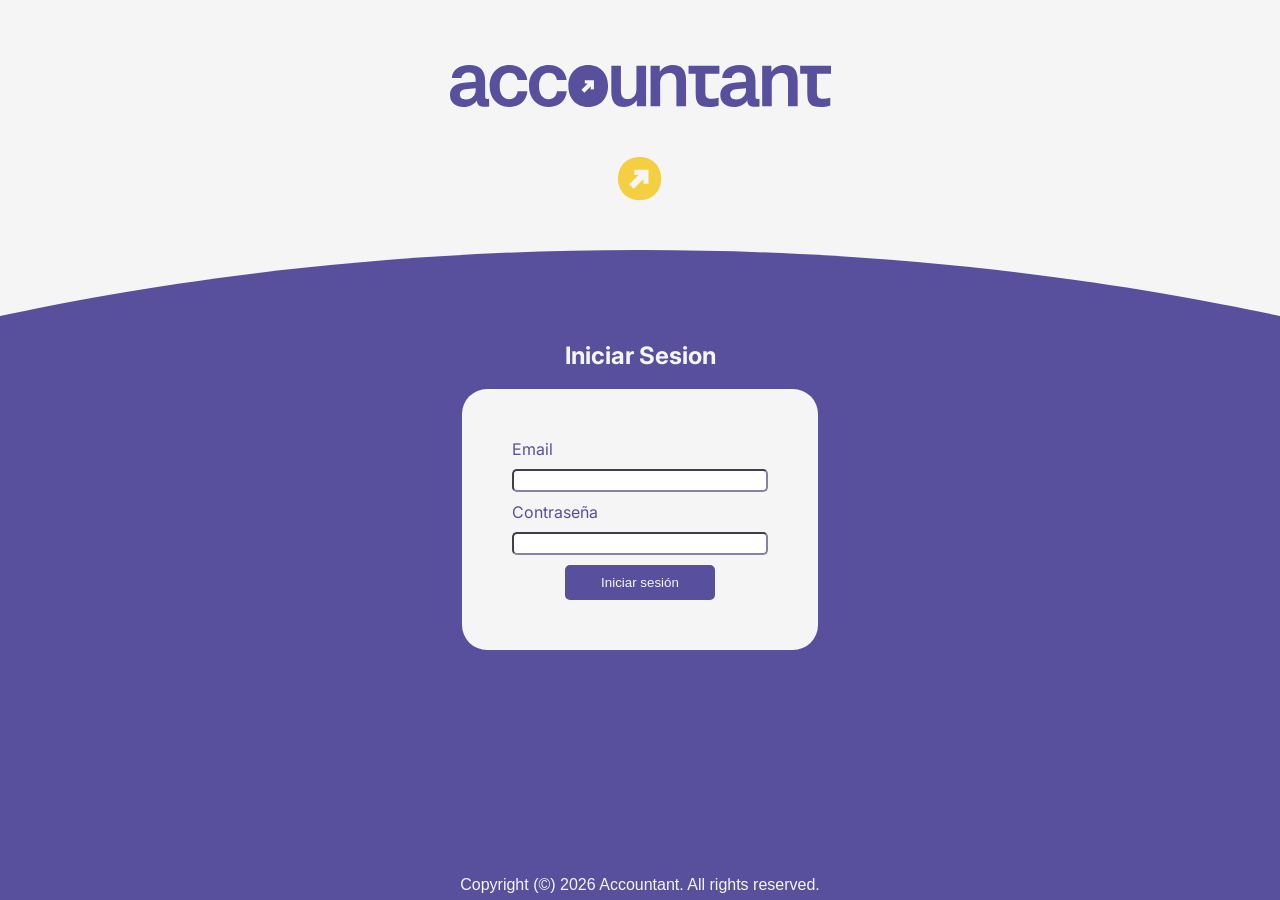
<file: index.html>
<!DOCTYPE html>
<html>

<head>
    <link rel="stylesheet" href="https://unpkg.com/aos@next/dist/aos.css" />
    <title>Accountant</title>
    <link rel="stylesheet" href="CSS/styles.css">
    <link rel="preconnect" href="https://fonts.googleapis.com">
    <link rel="preconnect" href="https://fonts.gstatic.com" crossorigin>
    <link
        href="https://fonts.googleapis.com/css2?family=Inter:ital,opsz,wght@0,14..32,100..900;1,14..32,100..900&family=Roboto:ital,wght@0,100..900;1,100..900&display=swap"
        rel="stylesheet">
</head>

<body class="body-violeta">
    <header class="header-blanco">
 
        <div class="account-balance space-y">
            <img src="./imagenes/logo.svg" alt="Logo" class="logo">
            <img src="./imagenes/moneda.png" alt="Moneda" class="space-y">
        </div>
    </header>
    <div>
        <img class="arco-violeta" src="imagenes/arco violeta.svg" alt="">
    </div>
    <main class="container">
        <h2 class="title">Iniciar Sesion</h2>
        <form class="form-login" action="" data-aos="fade-up"
        data-aos="fade-up"
        data-aos-offset="200"
        data-aos-delay="150">
            <label for="email">Email</label>
            <input type="email" id="email" name="email" required>

            <label for="password">Contraseña</label>
            <input type="password" name="password" id="password">

            <button type="submit" class="boton-login">
                <a href="home.html" class="boton-login">Iniciar sesión</a>
            </button>
        </form>
    </main>
    <footer class="footer">
        <p>Copyright (©) 2026 Accountant. All rights reserved.</p>
    </footer>
    <script src="https://unpkg.com/aos@next/dist/aos.js"></script>
    <script>
      AOS.init();
    </script>

    <script>
        AOS.init();

// You can also pass an optional settings object
// below listed default settings
AOS.init({
  // Global settings:
  disable: false, // accepts following values: 'phone', 'tablet', 'mobile', boolean, expression or function
  startEvent: 'DOMContentLoaded', // name of the event dispatched on the document, that AOS should initialize on
  initClassName: 'aos-init', // class applied after initialization
  animatedClassName: 'aos-animate', // class applied on animation
  useClassNames: false, // if true, will add content of `data-aos` as classes on scroll
  disableMutationObserver: false, // disables automatic mutations' detections (advanced)
  debounceDelay: 50, // the delay on debounce used while resizing window (advanced)
  throttleDelay: 99, // the delay on throttle used while scrolling the page (advanced)
  

  // Settings that can be overridden on per-element basis, by `data-aos-*` attributes:
  offset: 120, // offset (in px) from the original trigger point
  delay: 0, // values from 0 to 3000, with step 50ms
  duration: 400, // values from 0 to 3000, with step 50ms
  easing: 'ease', // default easing for AOS animations
  once: false, // whether animation should happen only once - while scrolling down
  mirror: false, // whether elements should animate out while scrolling past them
  anchorPlacement: 'top-bottom', // defines which position of the element regarding to window should trigger the animation

});
    </script>
</body>

</html>
</file>
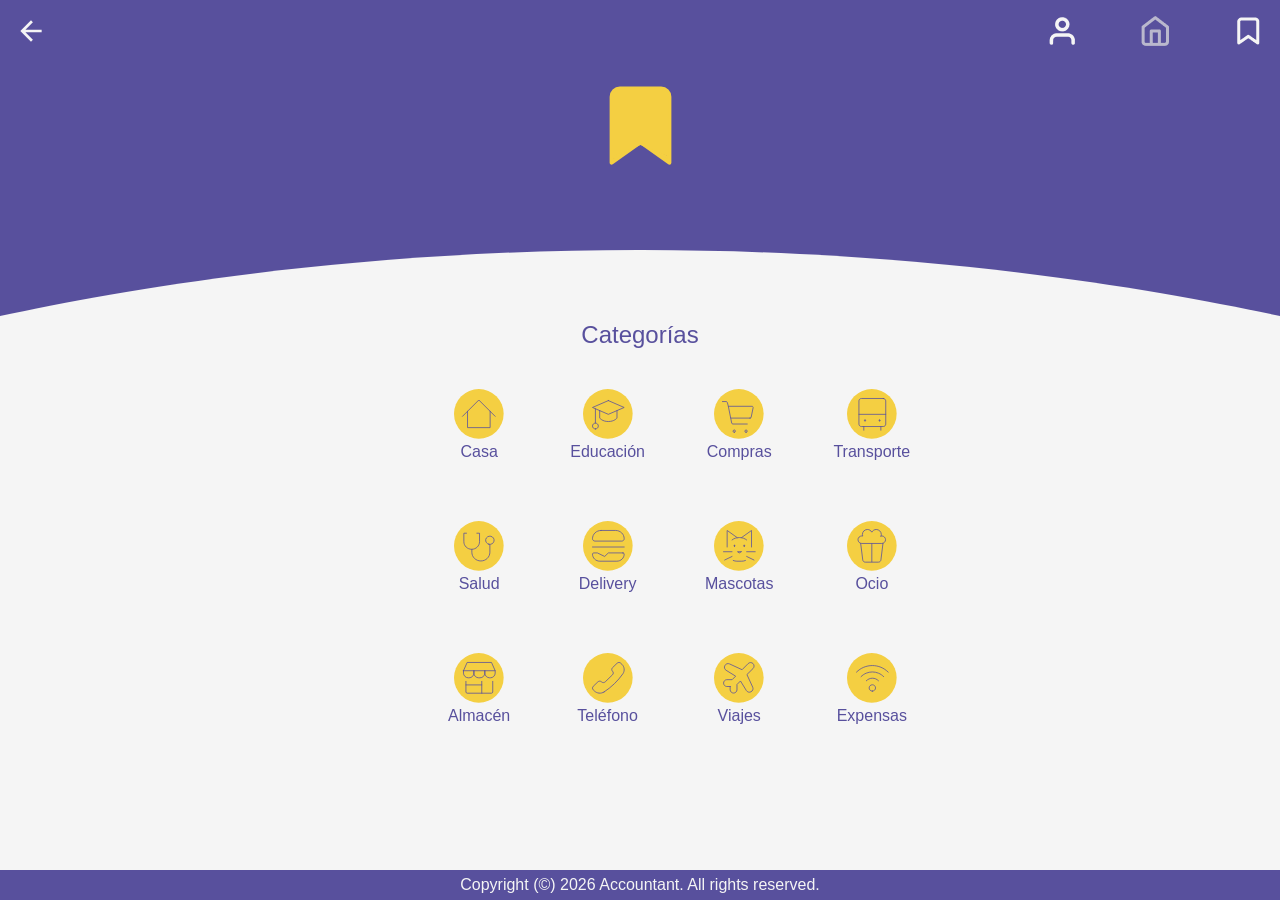
<file: categories.html>
<!doctype html>
<html lang="en">
  <head>
    <meta charset="UTF-8" />
    <meta name="viewport" content="width=device-width, initial-scale=1.0" />
    <link rel="stylesheet" href="CSS/styles.css" />
    <title>Categories</title>
  </head>

  <body>
    <header class="header">
      <div class="header-nav">
        <a href="home.html"><img src="imagenes/arrow-back.svg" alt="" /></a>
        <nav class="iconos-header">
          <a href="./perfil.html"><img src="imagenes/user.png" alt="" /></a>
          <a href="home.html"><img src="imagenes/home.png" alt="" /></a>
          <a href="./categories.html"
            ><img src="imagenes/bookmark.png" alt=""
          /></a>
        </nav>
      </div>
      <div class="categoryMark">
        <img src="imagenes/CategoryMark.svg" alt="" />
      </div>
    </header>

    <div>
      <img class="arco" src="imagenes/Curva.svg" alt="" />
    </div>

    <main>
      <p class="category-title">Categorías</p>
      <div class="category-grid text-color">
        <div>
          <img src="imagenes/casa.svg" alt="" />
          <p>Casa</p>
        </div>
        <div>
          <img src="imagenes/educacion.svg" alt="" />
          <p>Educación</p>
        </div>
        <div>
          <img src="imagenes/compras.svg" alt="" />
          <p>Compras</p>
        </div>
        <div>
          <img src="imagenes/transporte.svg" alt="" />
          <p>Transporte</p>
        </div>
        <div>
          <img src="imagenes/salud.svg" alt="" />
          <p>Salud</p>
        </div>
        <div>
          <img src="imagenes/delivery.svg" alt="" />
          <p>Delivery</p>
        </div>
        <div>
          <img src="imagenes/mascotas.svg" alt="" />
          <p>Mascotas</p>
        </div>
        <div>
          <img src="imagenes/ocio.svg" alt="" />
          <p>Ocio</p>
        </div>
        <div>
          <img src="imagenes/almacen.svg" alt="" />
          <p>Almacén</p>
        </div>
        <div>
          <img src="imagenes/telefono.svg" alt="" />
          <p>Teléfono</p>
        </div>
        <div>
          <img src="imagenes/viajes.svg" alt="" />
          <p>Viajes</p>
        </div>
        <div>
          <img src="imagenes/expensas.svg" alt="" />
          <p>Expensas</p>
        </div>
      </div>
    </main>
    <footer class="footer">
      <p>Copyright (©) 2026 Accountant. All rights reserved.</p>
    </footer>
  </body>
</html>
</file>
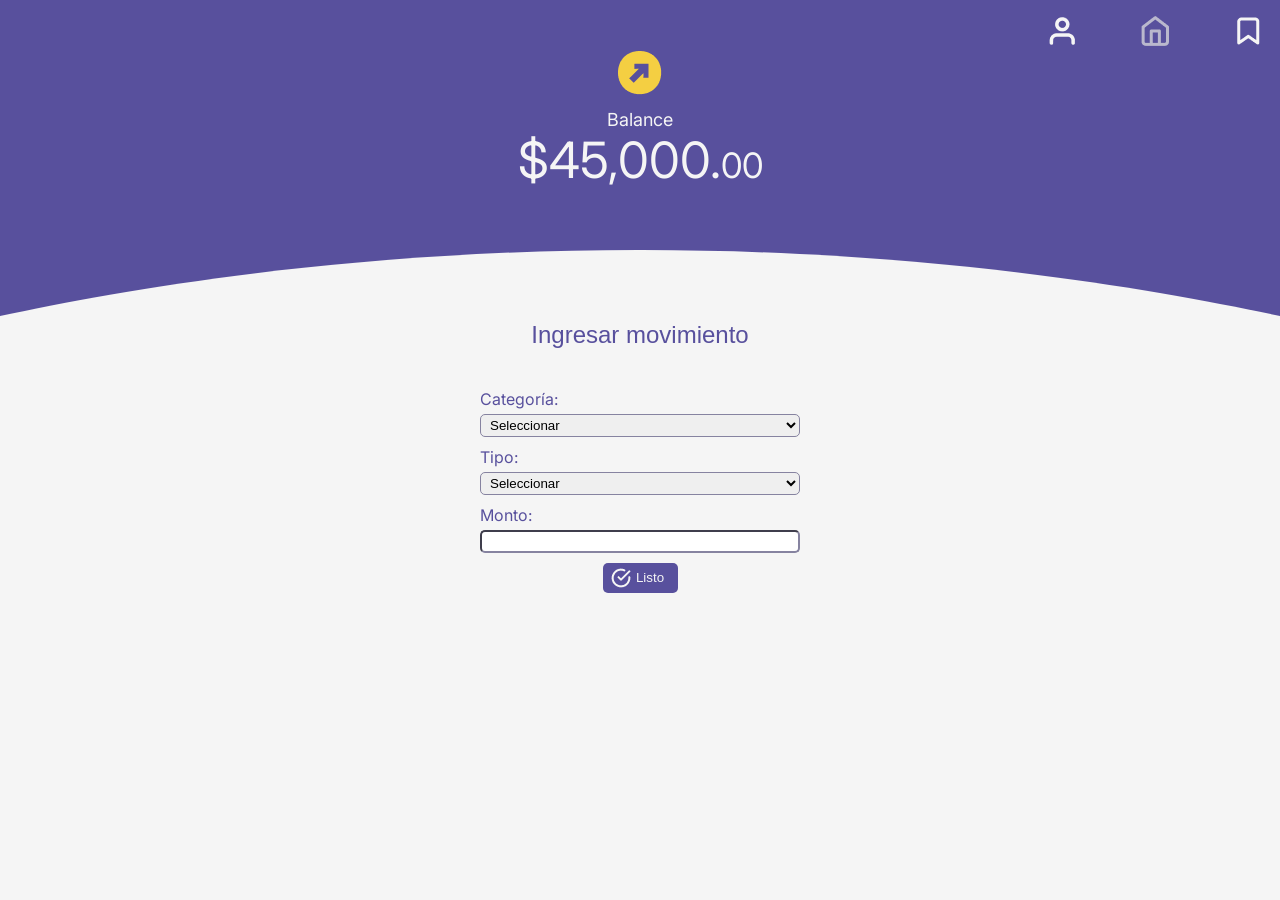
<file: formulario.html>
<!doctype html>
<html>
  <head>
    <title>Accountant</title>
    <link rel="stylesheet" href="CSS/styles.css" />
    <link rel="preconnect" href="https://fonts.googleapis.com" />
    <link rel="preconnect" href="https://fonts.gstatic.com" crossorigin />
    <link
      href="https://fonts.googleapis.com/css2?family=Inter:ital,opsz,wght@0,14..32,100..900;1,14..32,100..900&family=Roboto:ital,wght@0,100..900;1,100..900&display=swap"
      rel="stylesheet"
    />
  </head>

  <body class="body">
    <header class="header">
      <nav class="iconos-header">
        <a href="./perfil.html"><img src="imagenes/user.png" alt="" /></a>
        <a href="home.html"><img src="imagenes/home.png" alt="" /></a>
        <a href="./categories.html"
          ><img src="imagenes/bookmark.png" alt=""
        /></a>
      </nav>
      <div class="account-balance">
        <div>
          <img class="image" src="imagenes/moneda.png" alt="" />
        </div>
        <p class="balance">Balance</p>
        <p class="total">$45,000.<span class="digite">00</span></p>
      </div>
    </header>
    <div>
      <img class="arco" src="imagenes/Curva.svg" alt="" />
    </div>
    <div>
      <p class="category-title">Ingresar movimiento</p>
    </div>
    <div>
      <form class="form" method="POST" netlify>
        <label for="categoria"
          >Categoría:
          <select name="categoria" id="categorias" required>
            <option value="">Seleccionar</option>
            <option value="almacen">Almacén</option>
            <option value="casa">Casa</option>
            <option value="compras">Compras</option>
            <option value="delivery">Delivery</option>
            <option value="educacion">Educación</option>
            <option value="expensas">Expensas</option>
            <option value="mascotas">Mascotas</option>
            <option value="ocio">Ocio</option>
            <option value="telefono">Teléfono</option>
            <option value="transporte">Transporte</option>
            <option value="viajes">Viajes</option>
          </select>
        </label>
        <label for="tipo"
          >Tipo:
          <select name="categoria" id="categorias" required>
            <option value="">Seleccionar</option>
            <option value="gasto">Gasto</option>
            <option value="ingreso">Ingreso</option>
          </select>
        </label>
        <label for="monto"
          >Monto:
          <input type="number" id="number" name="number" required />
        </label>
        <button type="submit">
          <img src="imagenes/check.png" alt="Check Icon" />
          Listo
          <a href="index.html"></a>
        </button>
      </form>
    </div>
  </body>
</html>
</file>
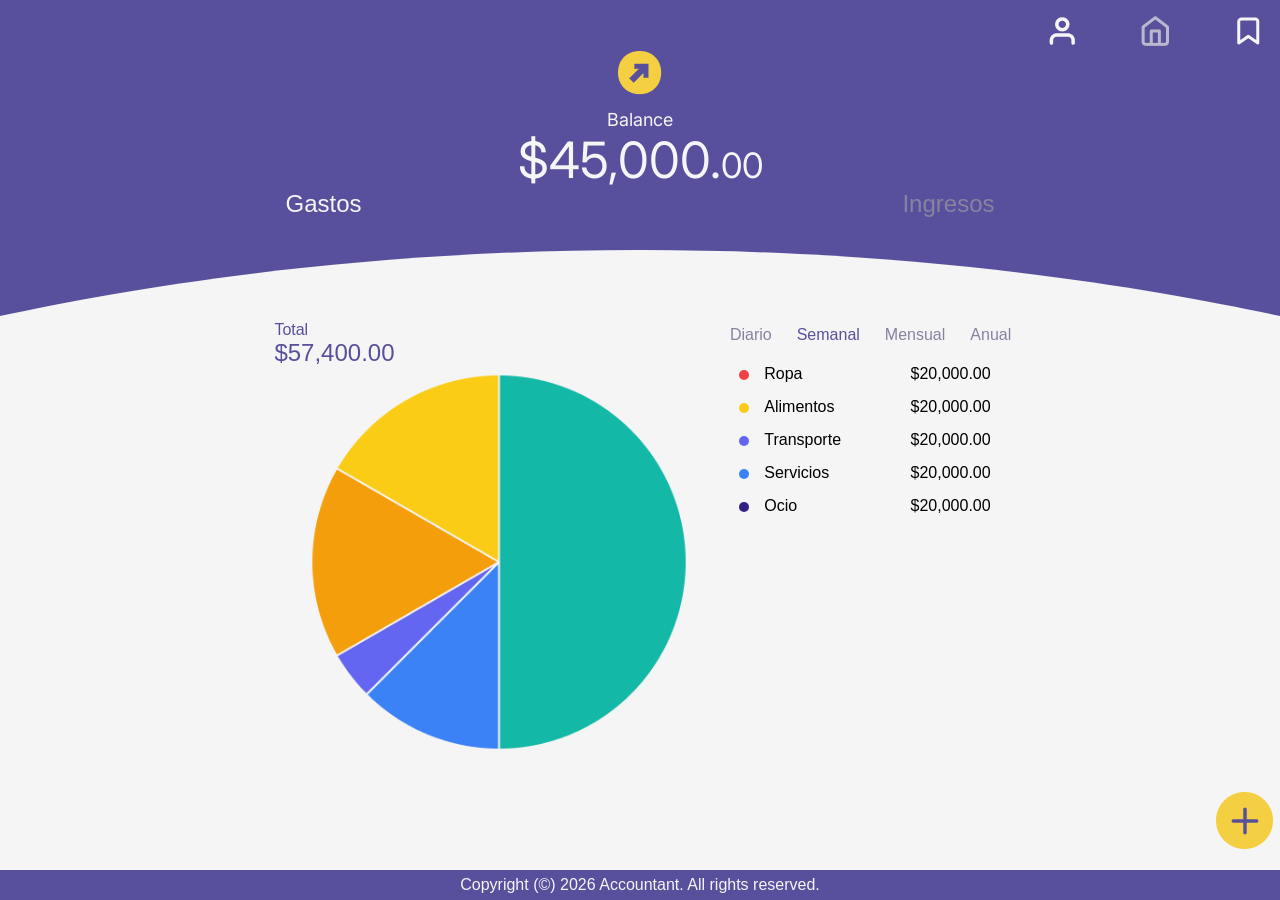
<file: home.html>
<!DOCTYPE html>
<html>

<head>
    <title>Accountant</title>
    <link rel="stylesheet" href="CSS/styles.css">
    <link rel="preconnect" href="https://fonts.googleapis.com">
    <link rel="preconnect" href="https://fonts.gstatic.com" crossorigin>
    <link
        href="https://fonts.googleapis.com/css2?family=Inter:ital,opsz,wght@0,14..32,100..900;1,14..32,100..900&family=Roboto:ital,wght@0,100..900;1,100..900&display=swap"
        rel="stylesheet">
</head>

<body class="body">
    <header class="header">
        <nav class="iconos-header">
            <a href="./perfil.html"><img src="imagenes/user.png" alt=""></a>
            <a href="home.html"><img src="imagenes/home.png" alt=""></a>
            <a href="./categories.html"><img src="imagenes/bookmark.png" alt=""></a>
        </nav>
        <div class="account-balance">
            <div>
                <img class="image" src="imagenes/moneda.png" alt="">
            </div>
            <p class="balance">Balance</p>
            <p class="total">$45,000.<span class="digite">00</span></p>
        </div>
        <div class="movements">
            <p>Gastos</p>
            <p class="no-select">Ingresos</p>
        </div>
    </header>
    <div>
        <img class="arco" src="imagenes/Curva.svg" alt="">
    </div>
    <main class="chart-container">
        <div>
            <p class="total-text small-text">Total</p>
            <P class="total-text">$57,400.00</P>
            <img class="chart-img" src="imagenes/chart-gastos.png" alt="chart">
        </div>
        <div>
            <div class="flex">
                <p class="no-select">Diario</p>
                <p class="select">Semanal</p>
                <p class="no-select">Mensual</p>
                <p class="no-select">Anual</p>
            </div>
            <div class="category-list">
                <div class="category-item">
                    <p class="item"><span class="category-circle" style="--color: #ef4444"></span>Ropa</p>
                    <p>$20,000.00</p>
                </div>
                <div class="category-item">
                    <p class="item"><span class="category-circle" style="--color: #FACC15"></span>Alimentos</p>
                    <p>$20,000.00</p>
                </div>
                <div class="category-item">
                    <p class="item"><span class="category-circle" style="--color: #6366F1"></span>Transporte</p>
                    <p>$20,000.00</p>
                </div class="category-item">
                <div class="category-item">
                    <p class="item"><span class="category-circle" style="--color: #3B82F6"></span>Servicios</p>
                    <p>$20,000.00</p>
                </div>
                <div class="category-item">
                    <p class="item"><span class="category-circle" style="--color: #352085"></span>Ocio</p>
                    <p>$20,000.00</p>
                </div>
            </div>
        </div>
    </main>
    <div class="iconos-body">
        <nav>
            <a href="formulario.html"><img src="imagenes/boton-formulario.png" alt=""></a>
        </nav>
    </div>
    <footer class="footer">
        <p>Copyright (©) 2026 Accountant. All rights reserved.</p>
    </footer>
</body>

</html>
</file>
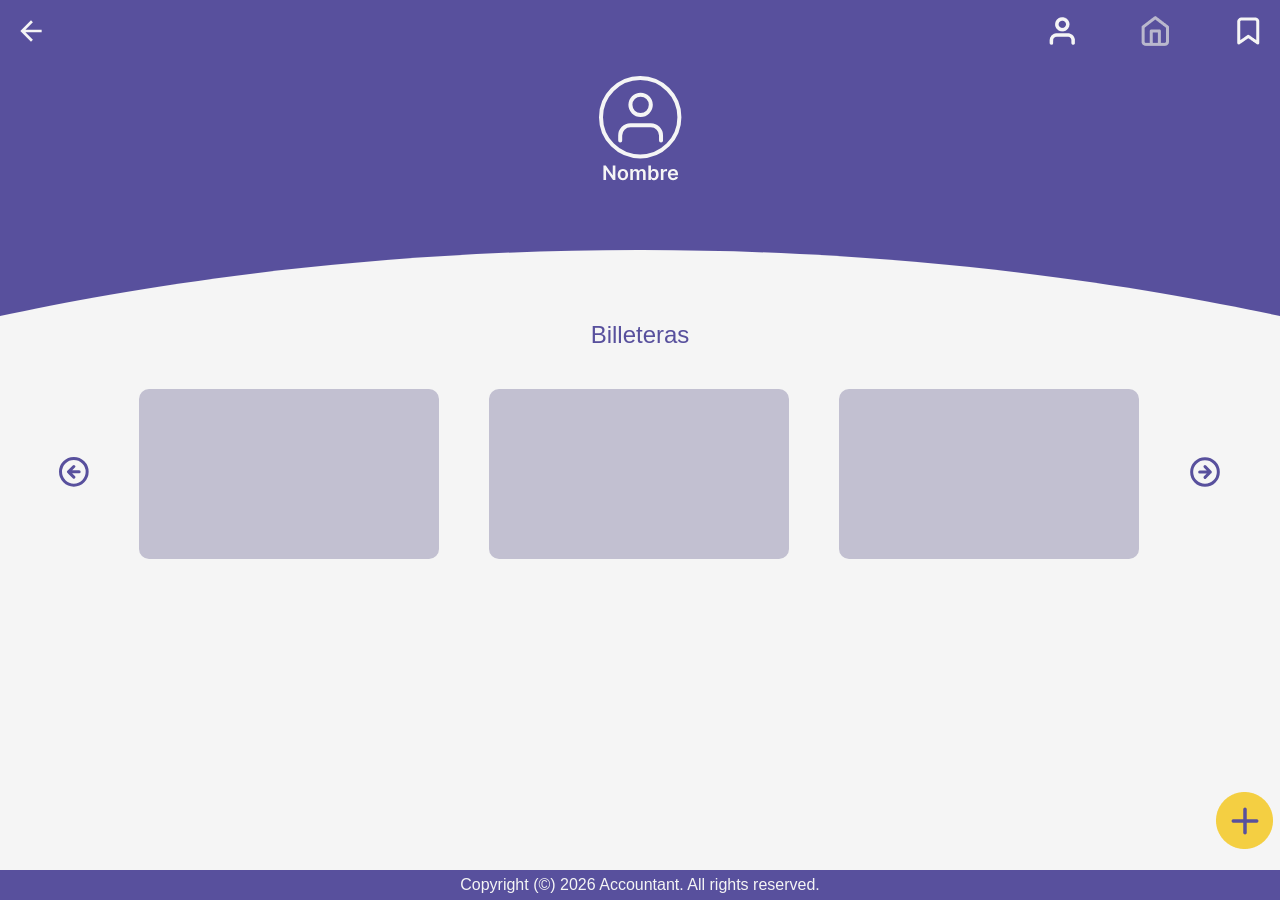
<file: wallets.html>
<!doctype html>
<html lang="en">
  <head>
    <meta charset="UTF-8" />
    <meta name="viewport" content="width=device-width, initial-scale=1.0" />
    <title>Billeteras</title>
    <link rel="stylesheet" href="CSS/styles.css" />
  </head>

  <body>
    <header class="header">
      <div class="header-nav">
        <a href="perfil.html"><img src="imagenes/arrow-back.svg" alt="" /></a>
        <nav class="iconos-header">
          <a href="./perfil.html"><img src="imagenes/user.png" alt="" /></a>
          <a href="home.html"><img src="imagenes/home.png" alt="" /></a>
          <a href="./categories.html"
            ><img src="imagenes/bookmark.png" alt=""
          /></a>
        </nav>
      </div>
      <div class="categoryMark">
        <img src="imagenes/perfilMark.svg" alt="" />
      </div>
    </header>
    <div>
      <img class="arco" src="imagenes/Curva.svg" alt="" />
    </div>
    <main>
      <p class="category-title">Billeteras</p>
      <div class="iconos-body">
        <a href=""></a>
        <div class="agregar">
            <img src="imagenes/boton-formulario.png" alt="" />
        </div>
      </div>
      <div class="billeteras-row">
        <div>
          <img src="imagenes/flechai.svg" alt="" />
        </div>
        <div class="rectangulo"></div>
        <div class="rectangulo"></div>
        <div class="rectangulo"></div>
        <div>
          <img src="imagenes/flechad.svg" alt="" />
        </div>
      </div>
    </main>
    <footer class="footer">
      <p>Copyright (©) 2026 Accountant. All rights reserved.</p>
    </footer>
  </body>
</html>
</file>
<file: CSS/styles.css>
button, input, select {
    cursor: pointer;
}

p {
  margin: 0;
  font-family: "Franklin Gothic Medium", "Arial Narrow", Arial, sans-serif;
}

.p-color{
  color: #58509d;
}
a {
    text-decoration: none;
}

.header {
  background-color: #58509d;
  color: #f5f5f5;
  height: 220px;
  padding: 15px;
}

.iconos-header {
  display: flex;
  justify-content: end;
  gap: 60px;
}

body {
  font-family: "Inter", sans-serif;
  min-height: 100dvh;
  display: flex;
  flex-direction: column;
  background-color: #f5f5f5;
  margin: 0;
}

main {
  flex: 1;
}

.account-balance {
  display: flex;
  flex-direction: column;
  align-items: center;
  padding: 0%;
  margin: 0;
}

.movements {
  display: flex;
  justify-content: space-around;
  font-size: x-large;
}

.balance {
  margin-top: 10px;
  font: 500;
  font-size: large;
  font-family: "Inter", sans-serif;
}

/* truchada */
.arco {
  background-color: #58509d;
}

.chart-text {
  color: #58509d;
}

.total {
  font-family: "Inter", sans-serif;
  font-size: 50px;
}

.digite {
  font-size: 35px;
}

.dashboard {
  display: flex;
}

.flex {
  display: flex;
  justify-content: space-around;
  text-align: justify;
  padding: 2%;
  width: 70%;
  gap: 0 25px;
}

.iconos-body {
  position: absolute;
  z-index: 999;
  left: 95%;
  top: 88%;
  bottom: 25px;
}

.category-list {
  display: flex;
  flex-direction: column;
  gap: 15px 0;
  padding: 15px;
}

.category-circle {
  display: block;
  height: 10px;
  width: 10px;
  border-radius: 5px;
  margin-top: 5px;
  background-color: var(--color);
}

.item {
  display: flex;
  gap: 15px;
}

.chart-container {
  display: flex;
  width: 100%;
  justify-content: center;
}

.category-item {
  display: flex;
  width: 100%;
  justify-content: space-between;
}

.total-text {
  color: #58509d;
  font-size: x-large;
  font: bold;
}

.small-text {
  font-size: medium;
}

.select {
  color: #58509d;
}

.no-select {
  color: #8683a0;
}

.chart-img {
  height: 405px;
}

.footer {
  height: 30px;
  background-color: #58509d;
  color: #f5f5f5;
  text-align: center;
  display: flex;
  width: 100%;
  justify-content: center;
  align-items: center;
  margin-top: 50px;
}

/*Categories */

.categoryMark {
  display: flex;
  justify-content: center;
  width: 100%;
  padding-top: 25px;
}

.category-title {
  display: flex;
  justify-content: center;
  color: #58509d;
  font-size: x-large;
  margin-bottom: 40px;
}

.category-grid {
  display: grid;
  grid-template-columns: repeat(4, 1fr);
  width: 30%;
  align-items: center;
  justify-items: center;
  margin: 0 auto;
  text-align: center;
  gap: 60px;
}

.category-grid img {
  height: 50px;
}

.header-nav {
  display: flex;
  justify-content: space-between;
}

.perfil-list {
  display: flex;
  flex-direction: column;
  width: 100%;
  align-items: flex-start;
  width: fit-content;
  margin: 0 auto;
  margin-bottom: 100px;
  margin-top: 50px;
  gap: 20px 0;
}

.perfil-list a {
  display: flex;
  align-items: center;
  gap: 5px;
}

/* Form */

form {
  width: 25%;
  display: flex;
  flex-direction: column;
  gap: 10px 0px;
  margin: auto;
  color: #58509d;
}

form label {
  display: flex;
  flex-direction: column;
  gap: 5px 0;
}

form input,
select {
  padding: 2px 5px;
  border-radius: 5px;
  border-color: #8683a0;
}

form button {
  display: flex;
  justify-content: space-around;
  align-items: center;
  gap: 0px 3px;
  background-color: #58509d;
  width: 75px;
  color: #f5f5f5;
  border: 1px;
  border-radius: 5px;
  padding: 5px 7px;
  margin: auto;
}

form button:hover {
    background-color: #312c5e;
    cursor: pointer;
}

.rectangulo {
    height: 170px;
    width: 300px;
    background-color: #c2c0d1;
    border-radius: 10px;
}

.billeteras-row {
    width: 100%;
    display: flex;
    align-items: center;
    justify-content: center;
    gap: 50px;
}

.agregar {
    width: 100%;
    justify-content: center;
    margin: auto;
}

.header-blanco {
  background-color: #f5f5f5;
  color: #58509d;
  height: 220px;
  padding: 15px;
}

.arco-violeta {
  background-color: #f5f5f5;
}

.body-violeta {
  background-color: #58509d;
}

.form-login {
  width: 20%;
  display: flex;
  flex-direction: column;
  gap: 10px 0px;
  margin: auto;
  color: #58509d;
  background-color: #f5f5f5;
  padding: 50px 50px;
  border-radius: 25px;
}

.form-responsive {
  width: 300px;
}

.title {
  width: 100%;
  text-align: center;
  color: #f5f5f5
}

.space-y {
  margin-top: 50px;
}

.boton-login{
  color: #f5f5f5;
  text-decoration: none;
  width: 150px;
  padding: 5px 15px;
}

.text-color {
  color: #58509d;
}
</file>
